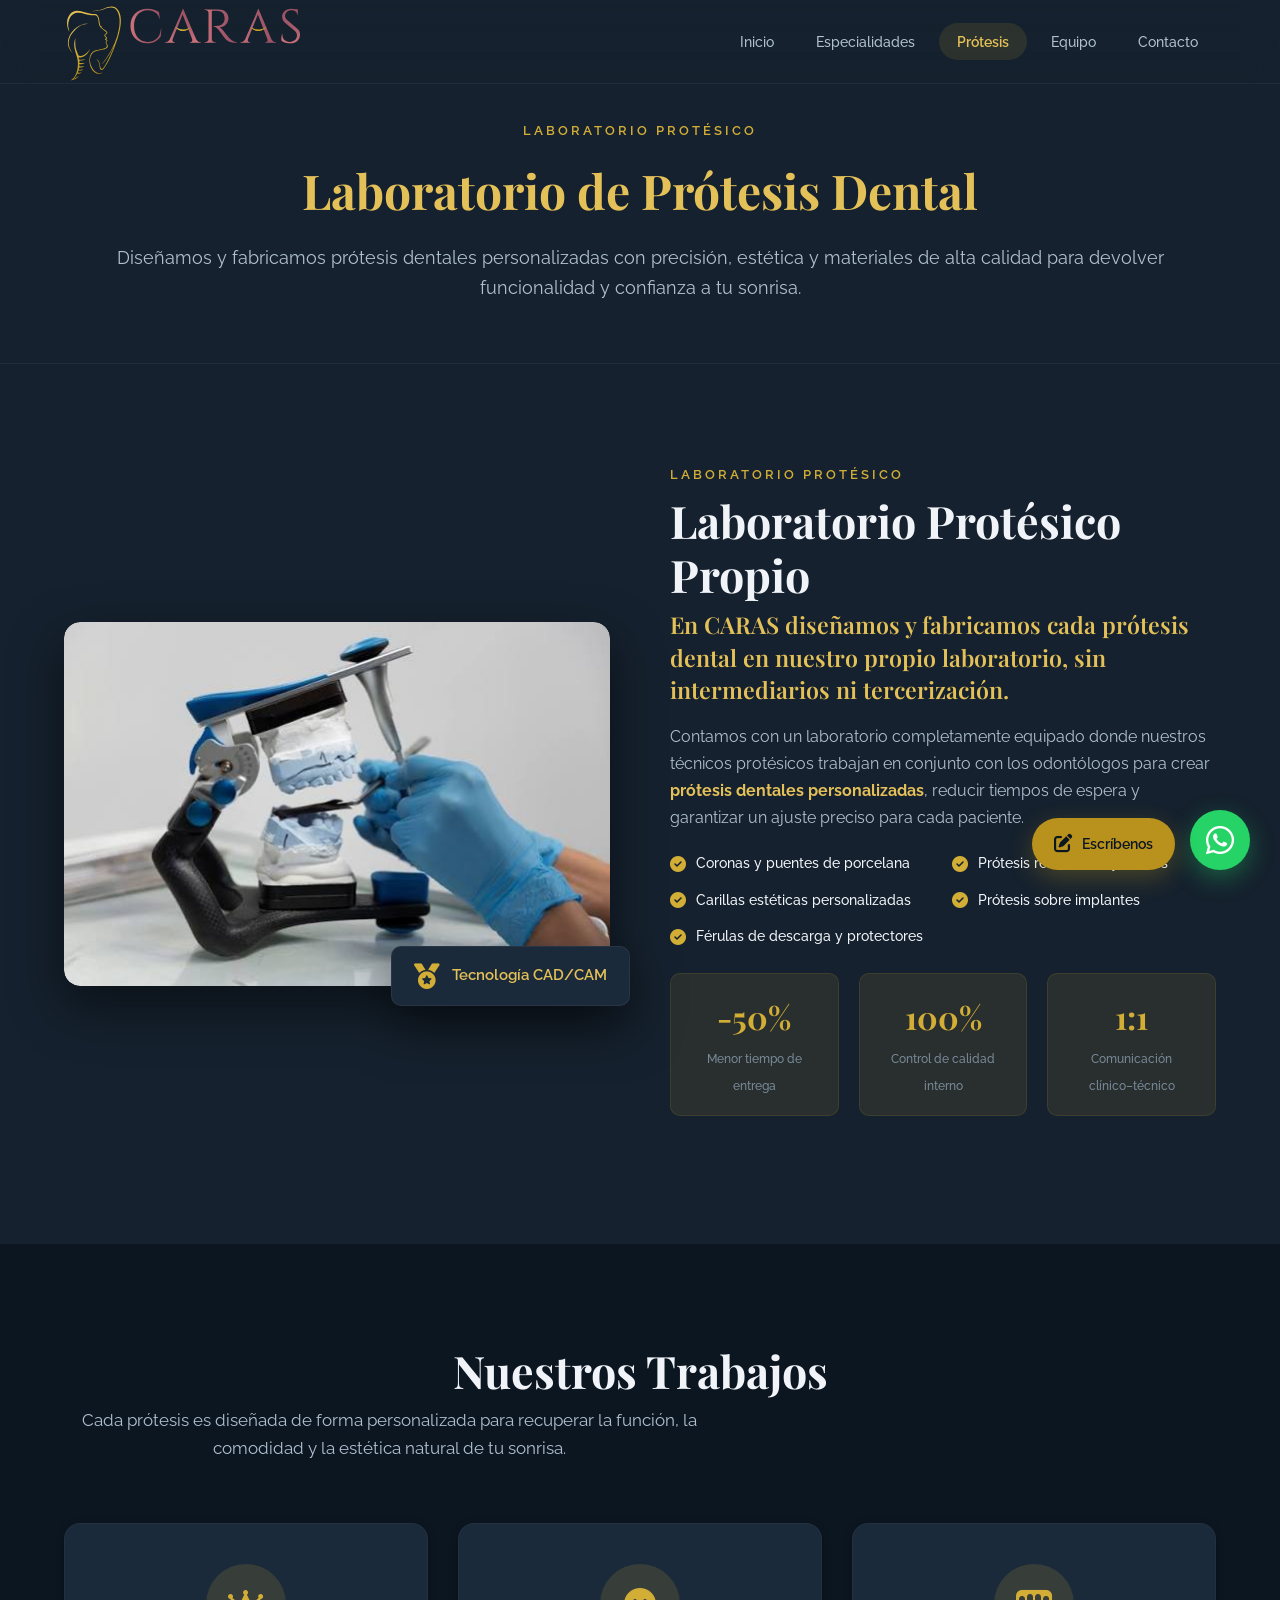
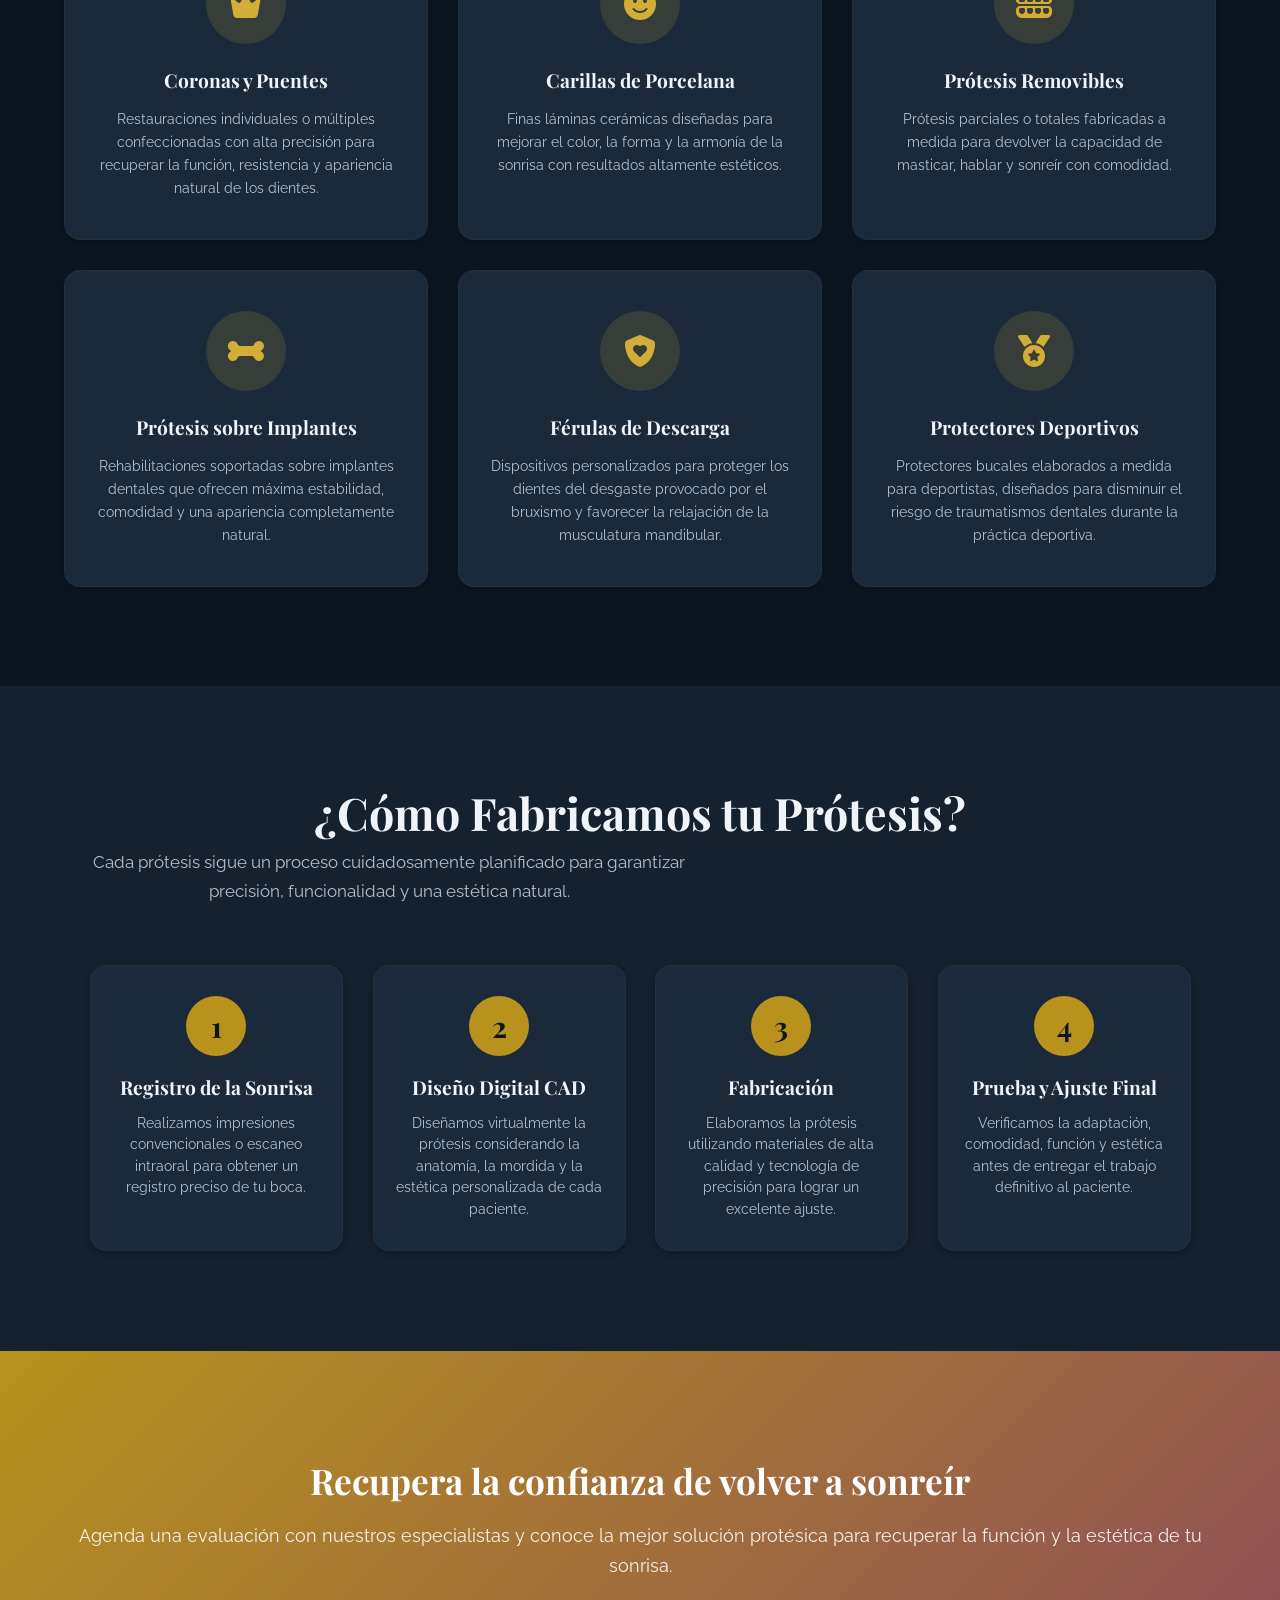
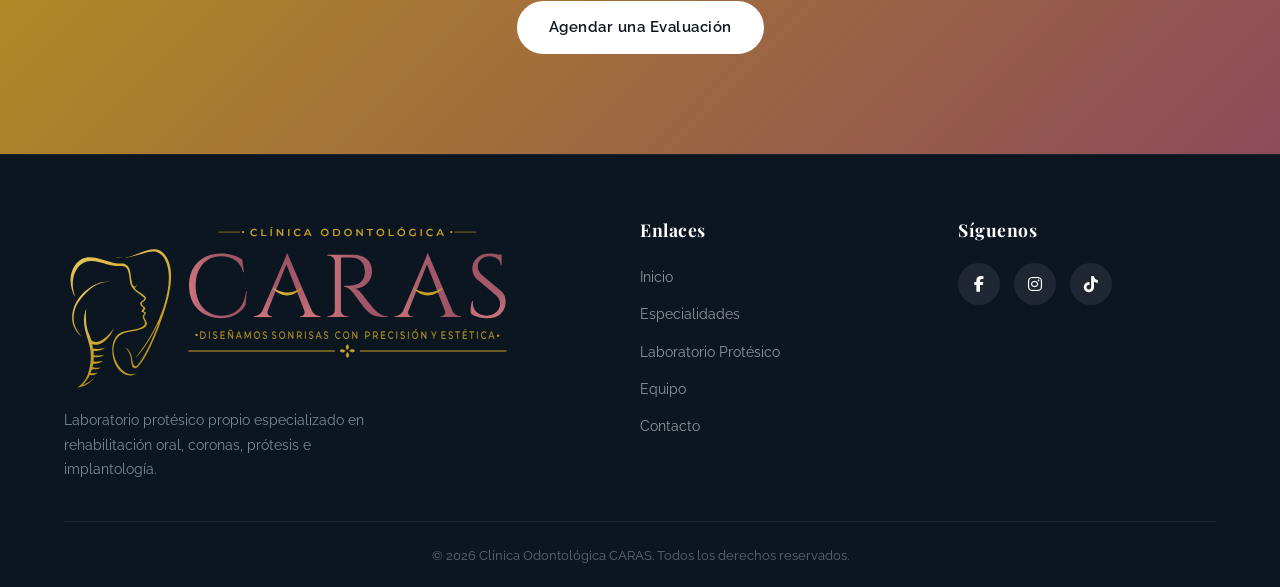
<file: protesis.html>
<!doctype html>
<html lang="es">

<head>

    <meta charset="UTF-8">

    <meta name="viewport"
          content="width=device-width, initial-scale=1.0">

    <title>
        Laboratorio Protésico | Clínica Odontológica CARAS
    </title>

    <link rel="stylesheet" href="styles.css">

    <link rel="preconnect"
          href="https://fonts.googleapis.com">

    <link rel="preconnect"
          href="https://fonts.gstatic.com"
          crossorigin>

    <link href="https://fonts.googleapis.com/css2?family=Playfair+Display:wght@400;500;600;700&family=Raleway:wght@300;400;500;600;700&display=swap"
          rel="stylesheet">

    <link rel="stylesheet"
          href="https://cdnjs.cloudflare.com/ajax/libs/font-awesome/6.4.0/css/all.min.css">

</head>

<body>

<header class="header" id="header">

    <nav class="navbar contenedor"
         aria-label="Navegación principal">

        <a href="index.html"
           class="logo-enlace"
           aria-label="Ir al inicio"
           title="Clínica CARAS">

            <img
                src="logo.svg"
                alt="Logo Clínica CARAS"
                class="logo-img">

        </a>

        <ul class="nav-menu"
            id="navMenu">

            <li>
                <a href="index.html"
                   class="nav-link">
                    Inicio
                </a>
            </li>

            <li>
                <a href="index.html#especialidades"
                   class="nav-link">
                    Especialidades
                </a>
            </li>

            <li>
                <a href="protesis.html"
                   class="nav-link activo"
                   aria-current="page">
                    Prótesis
                </a>
            </li>

            <li>
                <a href="index.html#equipo"
                   class="nav-link">
                    Equipo
                </a>
            </li>

            <li>
                <a href="index.html#contacto"
                   class="nav-link">
                    Contacto
                </a>
            </li>

        </ul>

        <button
            class="hamburguesa"
            id="hamburguesa"
            aria-label="Abrir menú"
            aria-controls="navMenu"
            aria-expanded="false">

            <span class="barra"></span>
            <span class="barra"></span>
            <span class="barra"></span>

        </button>

    </nav>

</header>

<main>
     <!-- ==================== BANNER INTERNO ==================== -->

<section class="page-banner">

    <div class="contenedor">

        <p class="section-label">
            Laboratorio Protésico
        </p>

        <h1 class="page-banner-titulo">
            Laboratorio de Prótesis Dental
        </h1>

        <p class="page-banner-descripcion">
            Diseñamos y fabricamos prótesis dentales personalizadas con precisión,
            estética y materiales de alta calidad para devolver funcionalidad y
            confianza a tu sonrisa.
        </p>

    </div>

</section>

      <!-- ==================== LABORATORIO PROTÉSICO PROPIO ==================== -->
<section class="protesis">

    <div class="protesis-container">

        <!-- Imagen -->
        <div class="protesis-image" data-aos="fade-right">

            <div class="image-wrapper">

                <!-- Reemplazar este placeholder por una fotografía real del laboratorio -->
                <div class="image-wrapper">

                    <!-- Aquí irá la fotografía del laboratorio -->
   <div class="image-wrapper">
    <img
        src="IMG/laboratorio.jpg"
        alt="Laboratorio protésico de Clínica CARAS"
        loading="lazy"
        decoding="async">
</div>

                </div>

            </div>

            <div class="floating-card">

                <i class="fa-solid fa-medal"></i>

                <span>Tecnología CAD/CAM</span>

            </div>

        </div>

        <!-- Contenido -->
        <div class="protesis-content" data-aos="fade-left">

            <p class="section-label">
                Laboratorio Protésico
            </p>

            <h2 class="section-titulo">
                Laboratorio Protésico Propio
            </h2>

            <p class="protesis-highlight">
                En CARAS diseñamos y fabricamos cada prótesis dental en nuestro
                propio laboratorio, sin intermediarios ni tercerización.
            </p>

            <p class="protesis-text">
                Contamos con un laboratorio completamente equipado donde nuestros
                técnicos protésicos trabajan en conjunto con los odontólogos para
                crear <strong>prótesis dentales personalizadas</strong>, reducir
                tiempos de espera y garantizar un ajuste preciso para cada paciente.
            </p>

            <ul class="protesis-list">

                <li>
                    <i class="fa-solid fa-check-circle"></i>
                    Coronas y puentes de porcelana
                </li>

                <li>
                    <i class="fa-solid fa-check-circle"></i>
                    Prótesis removibles y totales
                </li>

                <li>
                    <i class="fa-solid fa-check-circle"></i>
                    Carillas estéticas personalizadas
                </li>

                <li>
                    <i class="fa-solid fa-check-circle"></i>
                    Prótesis sobre implantes
                </li>

                <li>
                    <i class="fa-solid fa-check-circle"></i>
                    Férulas de descarga y protectores
                </li>

            </ul>

            <div class="protesis-ventajas">

                <div class="ventaja-item">

                    <span class="ventaja-num">
                        -50%
                    </span>

                    <span class="ventaja-text">
                        Menor tiempo de entrega
                    </span>

                </div>

                <div class="ventaja-item">

                    <span class="ventaja-num">
                        100%
                    </span>

                    <span class="ventaja-text">
                        Control de calidad interno
                    </span>

                </div>

                <div class="ventaja-item">

                    <span class="ventaja-num">
                        1:1
                    </span>

                    <span class="ventaja-text">
                        Comunicación clínico–técnico
                    </span>

                </div>

            </div>

        </div>

    </div>

</section>

      <!-- ==================== NUESTROS TRABAJOS ==================== -->
<section class="obra-tecnico">

    <div class="contenedor">

        <div class="section-header">

            <h2 class="section-titulo">
                Nuestros Trabajos
            </h2>

            <p class="section-descripcion">
                Cada prótesis es diseñada de forma personalizada para recuperar la
                función, la comodidad y la estética natural de tu sonrisa.
            </p>

        </div>

        <div class="obra-grid">

            <!-- Coronas -->
            <article class="obra-card" data-aos="fade-up">

                <div class="obra-icon">
                    <i class="fa-solid fa-crown"></i>
                </div>

                <h3>Coronas y Puentes</h3>

                <p>
                    Restauraciones individuales o múltiples confeccionadas con alta
                    precisión para recuperar la función, resistencia y apariencia
                    natural de los dientes.
                </p>

            </article>

            <!-- Carillas -->
            <article class="obra-card" data-aos="fade-up" data-aos-delay="100">

                <div class="obra-icon">
                    <i class="fa-solid fa-face-smile"></i>
                </div>

                <h3>Carillas de Porcelana</h3>

                <p>
                    Finas láminas cerámicas diseñadas para mejorar el color, la forma
                    y la armonía de la sonrisa con resultados altamente estéticos.
                </p>

            </article>

            <!-- Removibles -->
            <article class="obra-card" data-aos="fade-up" data-aos-delay="200">

                <div class="obra-icon">
                    <i class="fa-solid fa-teeth-open"></i>
                </div>

                <h3>Prótesis Removibles</h3>

                <p>
                    Prótesis parciales o totales fabricadas a medida para devolver la
                    capacidad de masticar, hablar y sonreír con comodidad.
                </p>

            </article>

            <!-- Implantes -->
            <article class="obra-card" data-aos="fade-up">

                <div class="obra-icon">
                    <i class="fa-solid fa-bone"></i>
                </div>

                <h3>Prótesis sobre Implantes</h3>

                <p>
                    Rehabilitaciones soportadas sobre implantes dentales que ofrecen
                    máxima estabilidad, comodidad y una apariencia completamente
                    natural.
                </p>

            </article>

            <!-- Bruxismo -->
            <article class="obra-card" data-aos="fade-up" data-aos-delay="100">

                <div class="obra-icon">
                    <i class="fa-solid fa-shield-heart"></i>
                </div>

                <h3>Férulas de Descarga</h3>

                <p>
                    Dispositivos personalizados para proteger los dientes del
                    desgaste provocado por el bruxismo y favorecer la relajación de
                    la musculatura mandibular.
                </p>

            </article>

            <!-- Deportivos -->
            <article class="obra-card" data-aos="fade-up" data-aos-delay="200">

                <div class="obra-icon">
                    <i class="fa-solid fa-medal"></i>
                </div>

                <h3>Protectores Deportivos</h3>

                <p>
                    Protectores bucales elaborados a medida para deportistas,
                    diseñados para disminuir el riesgo de traumatismos dentales
                    durante la práctica deportiva.
                </p>

            </article>

        </div>

    </div>

</section>

      <!-- ==================== PROCESO DE FABRICACIÓN ==================== -->
<section class="proceso">

    <div class="contenedor">

        <div class="section-header">

            <h2 class="section-titulo">
                ¿Cómo Fabricamos tu Prótesis?
            </h2>

            <p class="section-descripcion">
                Cada prótesis sigue un proceso cuidadosamente planificado para
                garantizar precisión, funcionalidad y una estética natural.
            </p>

        </div>

        <div class="proceso-grid">

            <!-- Paso 1 -->
            <article class="proceso-card" data-aos="zoom-in">

                <div class="proceso-num">1</div>

                <h3>Registro de la Sonrisa</h3>

                <p>
                    Realizamos impresiones convencionales o escaneo intraoral para
                    obtener un registro preciso de tu boca.
                </p>

            </article>

            <!-- Paso 2 -->
            <article class="proceso-card"
                     data-aos="zoom-in"
                     data-aos-delay="100">

                <div class="proceso-num">2</div>

                <h3>Diseño Digital CAD</h3>

                <p>
                    Diseñamos virtualmente la prótesis considerando la anatomía,
                    la mordida y la estética personalizada de cada paciente.
                </p>

            </article>

            <!-- Paso 3 -->
            <article class="proceso-card"
                     data-aos="zoom-in"
                     data-aos-delay="200">

                <div class="proceso-num">3</div>

                <h3>Fabricación</h3>

                <p>
                    Elaboramos la prótesis utilizando materiales de alta calidad y
                    tecnología de precisión para lograr un excelente ajuste.
                </p>

            </article>

            <!-- Paso 4 -->
            <article class="proceso-card"
                     data-aos="zoom-in"
                     data-aos-delay="300">

                <div class="proceso-num">4</div>

                <h3>Prueba y Ajuste Final</h3>

                <p>
                    Verificamos la adaptación, comodidad, función y estética antes
                    de entregar el trabajo definitivo al paciente.
                </p>

            </article>

        </div>

    </div>

</section>

       <!-- ==================== CTA FINAL ==================== -->
<section class="cta-final">

    <div class="contenedor">

        <h2>
            Recupera la confianza de volver a sonreír
        </h2>

        <p>
            Agenda una evaluación con nuestros especialistas y conoce la mejor
            solución protésica para recuperar la función y la estética de tu
            sonrisa.
        </p>

        <button
            class="btn btn-primary"
            id="btnCtaProtesis">

            Agendar una Evaluación

        </button>

    </div>

</section>

   <!-- ==================== FOOTER ==================== -->
<footer class="footer">

    <div class="contenedor footer-grid">

        <!-- Logo -->
        <div class="footer-logo">

            <img
                src="pie-pagina.svg"
                alt="Logo de Clínica Odontológica CARAS"
                class="logo-img-footer">

            <p>
                Laboratorio protésico propio especializado en rehabilitación oral,
                coronas, prótesis e implantología.
            </p>

        </div>

        <!-- Navegación -->
        <nav
            class="footer-enlaces"
            aria-label="Navegación secundaria">

            <h4>Enlaces</h4>

            <ul>

                <li><a href="index.html">Inicio</a></li>

                <li>
                    <a href="index.html#especialidades">
                        Especialidades
                    </a>
                </li>

                <li>
                    <a href="protesis.html">
                        Laboratorio Protésico
                    </a>
                </li>

                <li>
                    <a href="index.html#equipo">
                        Equipo
                    </a>
                </li>

                <li>
                    <a href="index.html#contacto">
                        Contacto
                    </a>
                </li>

            </ul>

        </nav>

        <!-- Redes -->
        <div class="footer-redes">

            <h4>Síguenos</h4>

            <div class="redes-iconos">

                <a
                    href="javascript:void(0);"
                    aria-label="Facebook">

                    <i class="fa-brands fa-facebook-f"></i>

                </a>

                <a
                    href="javascript:void(0);"
                    aria-label="Instagram">

                    <i class="fa-brands fa-instagram"></i>

                </a>

                <a
                    href="javascript:void(0);"
                    aria-label="TikTok">

                    <i class="fa-brands fa-tiktok"></i>

                </a>

            </div>

        </div>

    </div>

    <div class="footer-copy">

        <p>
            &copy; 2026 Clínica Odontológica CARAS.
            Todos los derechos reservados.
        </p>

    </div>

</footer>

<!-- ==================== MODAL ==================== -->

<div
    class="modal"
    id="modalFormulario"
    role="dialog"
    aria-modal="true"
    aria-labelledby="tituloModal"
    aria-hidden="true">

    <div class="modal-contenido">

        <button
            class="modal-cerrar"
            id="modalCerrar"
            type="button"
            aria-label="Cerrar formulario">

            &times;

        </button>

        <h3 id="tituloModal">
            Solicita una evaluación protésica
        </h3>

        <form
            class="contacto-form"
            id="formModal"
            action="enviar.php"
            method="POST">

            <div class="form-group">

                <input
                    type="text"
                    name="nombre"
                    placeholder="Nombre completo"
                    autocomplete="name"
                    required>

            </div>

            <div class="form-group">

                <input
                    type="email"
                    name="email"
                    placeholder="Correo electrónico"
                    autocomplete="email"
                    required>

            </div>

            <div class="form-group">

                <input
                    type="tel"
                    name="telefono"
                    placeholder="Teléfono"
                    autocomplete="tel"
                    required>

            </div>

            <!-- Especialidad fija -->

            <input
                type="hidden"
                name="especialidad"
                value="Prótesis Dental">

            <div class="form-group">

                <textarea
                    name="mensaje"
                    rows="4"
                    placeholder="Cuéntanos qué tipo de prótesis necesitas o cuál es tu consulta."
                    autocomplete="off"></textarea>

            </div>

            <button
                type="submit"
                class="btn btn-primary btn-block">

                Solicitar Evaluación

            </button>

        </form>

    </div>

</div>

<!-- ==================== WHATSAPP ==================== -->

<a
    href="https://wa.me/51963762970?text=Hola%2C%20quisiera%20recibir%20información%20sobre%20prótesis%20dentales."
    class="whatsapp-flotante"
    target="_blank"
    rel="noopener noreferrer"
    aria-label="Chatear por WhatsApp">

    <i class="fa-brands fa-whatsapp"></i>

</a>

<!-- ==================== BOTÓN ESCRÍBENOS ==================== -->

<button
    class="btn-flotante-escribenos"
    id="btnEscribenosFlotante"
    type="button"
    aria-label="Abrir formulario de contacto">

    <i class="fa-solid fa-pen-to-square"></i>

    <span>
        Escríbenos
    </span>

</button>

<script src="script.js"></script>

</body>

</html>
</file>
<file: styles.css>
/* ============================================================
   VARIABLES – PALETA CARAS
   ============================================================ */
:root {
  /* ---- Gold tones ---- */
  --gold-light: #e4c058;
  --gold: #d3ae36;
  --gold-dark: #b8921c;

  /* ---- Rose tones ---- */
  --rose-light: #cd737b;
  --rose: #a55b6c;
  --rose-dark: #8c4b5a;

  /* ---- Backgrounds & surfaces ---- */
  --bg-dark: #0c1621;
  --bg-surface: #15212e;
  --bg-card: #1b2a3a;
  --bg-input: #1e2d3d;

  /* ---- Text & typography ---- */
  --white: #ffffff;
  --text-primary: #f0f3f7;
  --text-secondary: #b0c0d0;
  --text-muted: #7a8a9a;
  --font-display: "Playfair Display", Georgia, serif;
  --font-body: "Raleway", "Helvetica Neue", sans-serif;

  /* ---- Visual effects ---- */
  --shadow-sm: 0 2px 8px rgba(0, 0, 0, 0.3);
  --shadow-md: 0 8px 30px rgba(0, 0, 0, 0.4);
  --shadow-lg: 0 20px 50px rgba(0, 0, 0, 0.5);
  --radius: 16px;
  --radius-sm: 10px;
  --transition: 0.35s cubic-bezier(0.25, 0.8, 0.25, 1.2);
  --transition-smooth: 0.45s cubic-bezier(0.25, 0.46, 0.45, 0.94);

  /* ---- Borders ---- */
  --border-color: rgba(255, 255, 255, 0.05);

  /* ---- Overlay ---- */
  --overlay-dark: rgba(12, 22, 33, 0.75);

  /* ---- Status ---- */
  --success: var(--gold-dark);
  --error: var(--rose);

  /* ---- Spacing ---- */
  --space-xs: 8px;
  --space-sm: 12px;
  --space-md: 20px;
  --space-lg: 40px;
  --space-xl: 60px;
}

/* ============================================================
   RESET & BASE STYLES
   ============================================================ */

*,
*::before,
*::after{
    margin:0;
    padding:0;
    box-sizing:border-box;
}

html{
    font-size:16px;
    scroll-behavior:smooth;
    scroll-padding-top:80px;
}

body{
    font-family:var(--font-body);
    background:var(--bg-dark);
    color:var(--text-primary);
    line-height:1.7;
    overflow-x:hidden;
    -webkit-font-smoothing:antialiased;
}

a{
    color:inherit;
    text-decoration:none;
    transition:var(--transition);
}

ul{
    list-style:none;
}

img,
svg{
    display:block;
    max-width:100%;
}

button,
input,
textarea,
select{
    font:inherit;
}

/* ===== LOGO ===== */

.logo-enlace{
    display:flex;
    align-items:center;
    justify-content:flex-start;
    flex-shrink:0;

    width:clamp(150px,22vw,240px);
    height:auto;
}

.logo-img{
    width:100%;
    max-width:240px;
    height:auto;
    display:block;

    transition:opacity var(--transition);
}

.logo-enlace:hover .logo-img{
    opacity:.85;
}

/* ============================================================
   BUTTONS
   ============================================================ */
.btn {
display:inline-block;
padding:14px 32px;
border:none;
border-radius:50px;
font-family:var(--font-body);
font-size:.95rem;
font-weight:600;
letter-spacing:.5px;
text-align:center;
cursor:pointer;
transition:var(--transition);
}
.btn:focus-visible{
outline:2px solid var(--gold-light);
outline-offset:4px;
}
.btn:active{
transform:translateY(0);
}

.btn:disabled{
opacity:.5;
cursor:not-allowed;
transform:none;
}
.btn-primary {
  background: var(--gold-dark);
  color: var(--bg-dark);
  box-shadow: 0 6px 20px rgba(184, 146, 28, 0.35);
}
.btn-primary:hover {
  background: var(--gold);
  box-shadow: 0 10px 28px rgba(211, 174, 54, 0.45);
  transform: translateY(-3px);
}
.btn-outline {
  background: transparent;
  color: var(--gold-light);
  border: 2px solid var(--gold-light);
}
.btn-outline:hover {
  background: var(--gold-light);
  color: var(--bg-dark);
  border-color: var(--gold-light);
  transform: translateY(-3px);
}

.btn-header {
  background: var(--gold-dark);
  color: var(--bg-dark);
  padding: 10px 22px;
  font-size: 0.85rem;
  border-radius: 50px;
  font-weight: 600;
  box-shadow: 0 4px 14px rgba(184, 146, 28, 0.4);
}
.btn-header:hover {
  background: var(--gold);
  box-shadow: 0 6px 20px rgba(211, 174, 54, 0.5);
  transform: translateY(-2px);
}

.btn-block {
  width: 100%;
}

/* ============================================================
   SECTION LABELS & HEADERS
   ============================================================ */
.section-label{
font-family:var(--font-body);
text-transform:uppercase;
letter-spacing:3px;
font-size:.8rem;
font-weight:600;
color:var(--gold);
margin-bottom:var(--space-xs);
}

.section-titulo{
font-family:var(--font-display);
font-size:clamp(1.8rem,4vw,2.8rem);
font-weight:700;
line-height:1.2;
color:var(--text-primary);
margin-bottom:var(--space-xs);
}

.section-descripcion{
max-width:650px;
font-size:1.05rem;
color:var(--text-secondary);
margin-bottom:40px;
}

.section-header{
text-align:center;
margin-bottom:60px;
}

/* ============================================================
   HEADER (fixed navigation)
   ============================================================ */
.header{
position:fixed;
top:0;
left:0;
width:100%;
z-index:1000;
background:var(--header-bg);
border-bottom:1px solid var(--border-color);
transition:
background var(--transition-smooth),
box-shadow var(--transition-smooth);
backdrop-filter:blur(16px);
-webkit-backdrop-filter:blur(16px);
}

.header.scrolled{
background:var(--header-bg-scroll);
box-shadow:var(--shadow-md);
}

.navbar{
display:flex;
justify-content:space-between;
align-items:center;
height:var(--header-height);
max-width:1400px;
padding:0 5%;
margin:auto;
}

/* ===== MENU ===== */

.nav-menu{
    display:flex;
    align-items:center;
    gap:6px;
}

.nav-link{
    padding:10px 18px;
    border-radius:50px;

    color:var(--text-secondary);

    font-size:.9rem;
    font-weight:500;

    transition:
        background .25s ease,
        color .25s ease;
}

.nav-link:hover{
    color:var(--gold-light);
    background:rgba(211,174,54,.10);
}

.nav-link.activo{
    color:var(--gold-light);
    background:rgba(211,174,54,.12);
    font-weight:600;
}

.nav-link:focus-visible{
    outline:2px solid var(--gold-light);
    outline-offset:3px;
}

/* ===== HAMBURGER ===== */

.hamburguesa{
    display:none;
    flex-direction:column;
    justify-content:center;
    gap:5px;

    background:none;
    border:none;
    cursor:pointer;

    padding:8px;

    z-index:1001;
}

.barra{
    width:28px;
    height:3px;

    background:var(--gold-light);

    border-radius:3px;

    transform-origin:center;

    transition:
        transform .35s ease,
        opacity .25s ease,
        background-color .25s ease;
}

.hamburguesa:hover .barra{
    background:var(--gold);
}

.hamburguesa:focus-visible{
    outline:2px solid var(--gold);
    outline-offset:4px;
}

/* Estado abierto */

.hamburguesa.activo .barra:nth-child(1){
    transform:rotate(45deg) translate(5px,6px);
}

.hamburguesa.activo .barra:nth-child(2){
    opacity:0;
}

.hamburguesa.activo .barra:nth-child(3){
    transform:rotate(-45deg) translate(5px,-6px);
}

/* ============================================================
   HERO
   ============================================================ */

.hero {
    position: relative;
    isolation: isolate;

    display: flex;
    align-items: center;
    justify-content: center;

    min-height: 100vh;
    padding: 10px 5% 60px;

    text-align: center;

    background:
        radial-gradient(
            ellipse at 50% 40%,
            var(--bg-card) 0%,
            var(--bg-dark) 70%
        );

    overflow: hidden;
}

/* Oscurece suavemente los bordes */
.hero-overlay {
    position: absolute;
    inset: 0;

    background:
        radial-gradient(
            circle at center,
            transparent 40%,
            rgba(12,22,33,.85) 100%
        );

    pointer-events: none;
    z-index: 1;
}

/* Contenedor de partículas */
.hero-particles {
    position: absolute;
    inset: 0;

    pointer-events: none;
    z-index: 2;
}

/* Partículas */
.particle {
    position: absolute;

    border-radius: 50%;
    background: var(--gold-light);

    animation: floatUp linear infinite;
}

@keyframes floatUp {

    0%{
        transform:translateY(100vh) scale(0);
        opacity:0;
    }

    10%{
        opacity:.25;
    }

    90%{
        opacity:.25;
    }

    100%{
        transform:translateY(-10vh) scale(1.3);
        opacity:0;
    }

}

/* Contenido */
.hero-content {
    position: relative;
    z-index: 3;

    width: 100%;
    max-width: 800px;
}

/* Bienvenidos a */
.hero-subtitulo {
    margin-bottom: 12px;

    color: var(--gold-light);

    font-size: 1.1rem;
    font-weight: 400;

    text-transform: uppercase;
    letter-spacing: .35em;
}

/* CARAS */
.hero-titulo {
    margin-bottom: 8px;

    color: var(--rose);

    font-family: var(--font-display);
    font-size: clamp(3.8rem, 10vw, 7rem);
    font-weight: 700;

    line-height: 1;
    letter-spacing: .17em;

    text-shadow: 0 4px 30px rgba(0,0,0,.5);
}

/* Clínica Odontológica */
.hero-tagline {
    margin-bottom: 20px;

    color: var(--gold-light);

    font-family: var(--font-display);
    font-size: 1.6rem;
    font-style: italic;
}

/* Texto */
.hero-descripcion {
    margin: 0 auto 36px;

    max-width: 650px;

    color: var(--text-secondary);

    font-size: 1.1rem;
    line-height: 1.8;
}

/* Respeta usuarios que prefieren menos animaciones */
@media (prefers-reduced-motion: reduce) {

    .particle{
        animation:none;
    }

}
/* ============================================================
   SCROLL INDICATOR
   ============================================================ */

.scroll-indicador {
    position: absolute;
    left: 50%;
    bottom: 35px;
    transform: translateX(-50%);
    z-index: 5;

    display: flex;
    flex-direction: column;
    align-items: center;
    gap: 10px;

    opacity: .75;
    transition: opacity .3s ease;
    user-select: none;
    pointer-events: none;
}

.hero:hover .scroll-indicador {
    opacity: 1;
}

/* ---------- Mouse ---------- */

.scroll-mouse {
    width: 28px;
    height: 46px;

    border: 2px solid var(--gold-light);
    border-radius: 20px;

    position: relative;
}

.scroll-wheel {
    position: absolute;
    left: 50%;
    top: 8px;

    width: 4px;
    height: 8px;

    border-radius: 999px;
    background: var(--gold-light);

    transform: translateX(-50%);

    animation: scrollWheel 1.8s ease-in-out infinite;
}

@keyframes scrollWheel {

    0% {
        opacity: 1;
        transform: translate(-50%,0);
    }

    70% {
        opacity: 0;
        transform: translate(-50%,16px);
    }

    100% {
        opacity: 0;
        transform: translate(-50%,16px);
    }

}

/* ---------- Flechas ---------- */

.scroll-chevrons {
    display: flex;
    flex-direction: column;
    align-items: center;
    gap: -2px;
}

.scroll-chevrons i {
    color: var(--gold-light);
    font-size: .75rem;
    line-height: .65;

    animation: chevronBounce 1.8s ease-in-out infinite;
}

.scroll-chevrons i:last-child {
    animation-delay: .2s;
}

@keyframes chevronBounce {

    0%,
    100% {
        opacity: .25;
        transform: translateY(0);
    }

    50% {
        opacity: 1;
        transform: translateY(5px);
    }

}

/* ============================================================
   SPECIALTIES GRID
   ============================================================ */

.especialidades {
    padding: 60px 5%;
    background: var(--bg-dark);
}

.especialidades-grid {
    max-width: 1300px;
    margin: 0 auto;
    display: grid;
    grid-template-columns: repeat(auto-fit, minmax(250px, 1fr));
    gap: 28px;
}

/* ---------- Tarjeta ---------- */

.especialidad-card {
    position: relative;
    min-height: 320px;
    overflow: hidden;
    cursor: pointer;

    background: var(--bg-card);
    border: 1px solid rgba(255,255,255,.04);
    border-radius: var(--radius);

    box-shadow: var(--shadow-sm);

    transition:
        transform .35s ease,
        box-shadow .35s ease,
        border-color .35s ease;
}

.especialidad-card:hover {
    transform: translateY(-8px);
    border-color: rgba(211,174,54,.25);
    box-shadow: var(--shadow-lg);
}

/* ---------- Línea superior ---------- */

.especialidad-card::before{
    content:"";
    position:absolute;
    inset:0 0 auto 0;
    height:3px;

    background:linear-gradient(
        90deg,
        var(--gold-dark),
        var(--rose)
    );

    transform:scaleX(0);
    transform-origin:left;

    transition:transform .45s ease;

    z-index:5;
}

.especialidad-card:hover::before{
    transform:scaleX(1);
}

/* ---------- Imagen ---------- */

.card-image{
    position:absolute;
    inset:0;
    z-index:1;
}

.card-image img{
    width:100%;
    height:100%;
    display:block;
    object-fit:cover;

    transition:transform .6s ease;
}

.especialidad-card:hover .card-image img{
    transform:scale(1.08);
}

/* ---------- Oscurecedor ---------- */

.card-overlay{
    position:absolute;
    inset:0;
    z-index:2;

    background:linear-gradient(
        to top,
        rgba(12,22,33,.92) 5%,
        rgba(12,22,33,.60) 55%,
        rgba(12,22,33,.25) 100%
    );

    transition:background .35s ease;
}

.especialidad-card:hover .card-overlay{
    background:rgba(12,22,33,.82);
}

/* ---------- Contenido ---------- */

.card-content{
    position:relative;
    z-index:3;

    min-height:320px;

    display:flex;
    flex-direction:column;
    justify-content:flex-end;
    align-items:center;

    padding:30px 24px;

    text-align:center;
}

/* ---------- Icono ---------- */

.card-icon{
    width:70px;
    height:70px;

    display:flex;
    align-items:center;
    justify-content:center;

    margin-bottom:20px;

    border-radius:50%;

    background:rgba(211,174,54,.15);

    color:var(--gold);

    font-size:1.8rem;

    transition:
        background .3s,
        color .3s,
        transform .3s;
}

.especialidad-card:hover .card-icon{
    background:var(--gold-dark);
    color:var(--bg-dark);
    transform:scale(1.08);
}

/* ---------- Texto ---------- */

.card-content h3{
    font-family:var(--font-display);
    font-size:1.3rem;
    color:var(--text-primary);

    margin-bottom:0;

    transition:
        color .35s,
        transform .35s,
        margin-bottom .35s;
}

.card-content p{
    max-height:0;

    overflow:hidden;

    opacity:0;

    margin:0;

    color:var(--text-secondary);

    font-size:.95rem;

    line-height:1.6;

    transform:translateY(18px);

    transition:
        opacity .35s,
        transform .35s,
        max-height .35s;
}

/* Solo dispositivos con mouse */

@media (hover:hover){

    .especialidad-card:hover .card-content h3{
        color:var(--gold);
        margin-bottom:12px;
        transform:translateY(-4px);
    }

    .especialidad-card:hover .card-content p{
        opacity:1;
        max-height:140px;
        transform:translateY(0);
    }

}

/* ============================================================
   PROTHESIS SECTION
   ============================================================ */

.protesis {
    padding: 100px 5%;
    background: var(--bg-surface);
}

.protesis-container {
    max-width: 1300px;
    margin: 0 auto;

    display: grid;
    grid-template-columns: 1fr 1fr;
    gap: 60px;
    align-items: center;
}

/* ---------- Imagen ---------- */

.protesis-image {
    position: relative;
}

.image-wrapper {
    overflow: hidden;
    border-radius: var(--radius);
    box-shadow: var(--shadow-lg);
}

.image-placeholder {
    aspect-ratio: 4 / 3;
    min-height: 340px;

    display: flex;
    flex-direction: column;
    justify-content: center;
    align-items: center;
    gap: 16px;

    background: linear-gradient(
        145deg,
        var(--gold-dark),
        var(--rose-dark)
    );

    color: var(--white);
    font-size: 5rem;

    transition: var(--transition-smooth);
}

.image-placeholder span {
    font-family: var(--font-display);
    font-size: 1.4rem;
    font-weight: 600;
    letter-spacing: 4px;
}

/* ---------- Tarjeta flotante ---------- */

.floating-card {
    position: absolute;
    bottom: -20px;
    right: -20px;

    display: flex;
    align-items: center;
    gap: 12px;

    padding: 16px 22px;

    background: var(--bg-card);
    border-radius: var(--radius-sm);
    border: 1px solid rgba(255,255,255,.05);

    box-shadow: var(--shadow-lg);

    color: var(--gold-light);
    font-size: .95rem;
    font-weight: 600;

    animation: floatCard 3s ease-in-out infinite;
}

.floating-card i {
    color: var(--gold);
    font-size: 1.6rem;
}

@keyframes floatCard {
    0%,100% {
        transform: translateY(0);
    }

    50% {
        transform: translateY(-8px);
    }
}

/* ---------- Contenido ---------- */

.protesis-highlight {
    font-family: var(--font-display);
    font-size: clamp(1.2rem, 2vw, 1.45rem);
    font-weight: 600;
    line-height: 1.4;

    color: var(--gold-light);

    margin-bottom: 16px;
}

.protesis-text {
    color: var(--text-secondary);
    font-size: 1rem;
    margin-bottom: 20px;
}

.protesis-text strong {
    color: var(--gold-light);
}

/* ---------- Lista ---------- */

.protesis-list {
    display: grid;
    grid-template-columns: 1fr 1fr;

    row-gap: 12px;
    column-gap: 18px;

    margin-bottom: 24px;

    list-style: none;
}

.protesis-list li {
    display: flex;
    align-items: center;
    gap: 10px;

    color: var(--text-primary);
    font-size: .9rem;
    font-weight: 500;
}

.protesis-list i {
    color: var(--gold);
    font-size: 1rem;
}

/* ---------- Ventajas ---------- */

.protesis-ventajas {
    display: flex;
    flex-wrap: wrap;
    gap: 20px;

    margin-bottom: 28px;
}

.ventaja-item {
    flex: 1;
    min-width: 100px;

    text-align: center;

    padding: 16px 20px;

    background: rgba(211,174,54,.10);
    border: 1px solid rgba(211,174,54,.12);
    border-radius: var(--radius-sm);

    transition:
        transform .3s ease,
        background .3s ease,
        border-color .3s ease;
}

.ventaja-item:hover {
    transform: translateY(-4px);

    background: rgba(211,174,54,.15);

    border-color: rgba(211,174,54,.25);
}

.ventaja-num {
    display: block;

    font-family: var(--font-display);
    font-size: 2rem;
    font-weight: 700;

    color: var(--gold);
}

.ventaja-text {
    font-size: .75rem;
    font-weight: 500;

    color: var(--text-muted);
}
/* ============================================================
   TEAM SECTION
   ============================================================ */

.equipo {
    padding: 110px 5%;
    background: var(--bg-dark);
}

.equipo-grid {
    display: grid;
    grid-template-columns: repeat(auto-fit, minmax(250px, 1fr));
    gap: 80px;
    max-width: 900px;
    margin: 0 auto;
}

.equipo-card {
    background: var(--bg-card);
    border-radius: var(--radius);
    padding: 36px 24px;
    text-align: center;
    box-shadow: var(--shadow-sm);
    transition:
        transform .35s ease,
        box-shadow .35s ease,
        border-color .35s ease;

    border:1px solid rgba(255,255,255,.04);
}

.equipo-card:hover {
    transform: translateY(-8px);
    box-shadow: var(--shadow-lg);
    border-color: rgba(211,174,54,.20);
}

/* -------------------------------- */
/* Foto / Avatar */
/* -------------------------------- */

.avatar-placeholder {
    width: 100px;
    height: 100px;
    margin: 0 auto 22px;

    border-radius: 50%;

    display:flex;
    align-items:center;
    justify-content:center;

    background:linear-gradient(
        135deg,
        rgba(211,174,54,.18),
        rgba(165,91,108,.18)
    );

    color:var(--gold);

    font-size:2.5rem;

    transition:var(--transition);
}

.equipo-card:hover .avatar-placeholder{
    background:var(--rose);
    color:var(--white);
    transform:scale(1.08);
}

/* -------------------------------- */
/* Nombre */
/* -------------------------------- */

.equipo-card h3{
    font-family:var(--font-display);
    font-size:1.25rem;
    color:var(--text-primary);
    margin-bottom:6px;
}

/* -------------------------------- */
/* Cargo */
/* -------------------------------- */

.equipo-rol{
    color:var(--gold);
    font-weight:600;
    font-size:.85rem;

    letter-spacing:.5px;

    margin-bottom:14px;
}

/* -------------------------------- */
/* Descripción */
/* -------------------------------- */

.equipo-desc{
    color:var(--text-secondary);

    font-size:.92rem;

    line-height:1.7;
}

/* ============================================================
   FOOTER
   ============================================================ */
.footer{
    background:var(--bg-dark);
    color:var(--text-muted);

    padding:60px 5% 20px;

    border-top:1px solid rgba(255,255,255,.05);
}

.footer-grid{

    display:grid;

    grid-template-columns:2fr 1fr 1fr;

    gap:60px;

    max-width:1200px;

    margin:0 auto 40px;

}

.footer-logo{

    display:flex;

    flex-direction:column;

    align-items:flex-start;

    gap:8px;

}

.logo-img-footer{

    width:450px;

    max-width:100%;

    height:auto;

    display:block;

    margin-bottom:10px;

    transition:opacity .25s ease;

}

.footer-logo:hover .logo-img-footer{

    opacity:.85;

}

.footer-logo p{

    max-width:340px;

    font-size:.9rem;

    line-height:1.7;

    color:var(--text-muted);

}

.footer-enlaces h4,
.footer-redes h4{

    color:var(--white);

    font-family:var(--font-display);

    font-size:1.1rem;

    letter-spacing:.5px;

    margin-bottom:18px;

}

.footer-enlaces ul li{

    margin-bottom:10px;

}

.footer-enlaces a{

    color:rgba(255,255,255,.55);

    font-size:.9rem;

    transition:var(--transition);

}

.footer-enlaces a:hover{

    color:var(--gold-light);

    padding-left:6px;

}

.redes-iconos{

    display:flex;

    gap:14px;

}

.redes-iconos a{

    width:42px;

    height:42px;

    border-radius:50%;

    display:flex;

    justify-content:center;

    align-items:center;

    background:rgba(255,255,255,.08);

    color:var(--white);

    transition:var(--transition);

}

.redes-iconos a:hover{

    background:var(--gold);

    color:var(--bg-dark);

    transform:
        translateY(-4px)
        scale(1.05);

}

.footer-copy{

    margin-top:20px;

    padding-top:24px;

    border-top:1px solid rgba(255,255,255,.08);

    text-align:center;

    font-size:.8rem;

    line-height:1.6;

    color:rgba(255,255,255,.35);

}
/* ============================================================
   CONTACT SECTION
   ============================================================ */

.contacto {
    padding: 60px 5%;
    background: var(--bg-surface);
}

.contacto-grid {
    display: grid;
    grid-template-columns: 1fr 1fr;
    gap: 60px;
    max-width: 1200px;
    margin: 0 auto;
    align-items: start;
}

/* ==========================================
   Información de contacto
   ========================================== */

.contacto-info {
    display: flex;
    flex-direction: column;
    gap: 22px;
}

.contacto-item {
    position: relative;

    display: flex;
    align-items: flex-start;
    gap: 18px;

    padding: 22px;

    background: var(--bg-card);

    border-radius: var(--radius);

    border: 1px solid rgba(255,255,255,.04);

    overflow: hidden;

    transition: var(--transition);
}

/* Línea decorativa */

.contacto-item::before{
    content:"";

    position:absolute;

    top:0;
    left:0;

    width:100%;
    height:3px;

    background:linear-gradient(
        90deg,
        var(--gold-dark),
        var(--rose)
    );

    transform:scaleX(0);

    transform-origin:left;

    transition:.4s;
}

.contacto-item:hover{

    transform:translateY(-6px);

    box-shadow:var(--shadow-md);

    border-color:rgba(211,174,54,.18);

}

.contacto-item:hover::before{

    transform:scaleX(1);

}

/* ==========================================
   Iconos
   ========================================== */

.contacto-item i{

    width:52px;
    height:52px;

    display:flex;
    justify-content:center;
    align-items:center;

    flex-shrink:0;

    border-radius:50%;

    background:var(--gold-dark);

    color:var(--bg-dark);

    font-size:1.2rem;

    transition:var(--transition);

}

.contacto-item:hover i{

    background:var(--gold);

    transform:scale(1.08);

}

/* ==========================================
   Textos
   ========================================== */

.contacto-item strong{

    display:block;

    color:var(--text-primary);

    font-size:.95rem;

    margin-bottom:5px;

}

.contacto-item p,
.contacto-item address{

    color:var(--text-secondary);

    font-size:.92rem;

    line-height:1.7;

    font-style:normal;

}

.contacto-item a{

    color:inherit;

    transition:var(--transition);

}

.contacto-item a:hover{

    color:var(--gold-light);

}

/* ==========================================
   Mapa
   ========================================== */

.contacto-mapa{

    border-radius:var(--radius);

    overflow:hidden;

    box-shadow:var(--shadow-md);

    border:1px solid rgba(255,255,255,.05);

    transition:var(--transition);

}

.contacto-mapa:hover{

    transform:translateY(-6px);

    box-shadow:var(--shadow-lg);

}

.contacto-mapa iframe{

    width:100%;

    height:420px;

    border:0;

    display:block;

}

/* ==========================================
   Formularios
   ========================================== */

.contacto-form-wrapper,
.modal-contenido{

    background:var(--bg-card);

    border-radius:var(--radius);

    padding:40px 32px;

    box-shadow:var(--shadow-md);

    border:1px solid rgba(255,255,255,.05);

}

.contacto-form h3,
.modal-contenido h3{

    font-family:var(--font-display);

    font-size:1.6rem;

    color:var(--white);

    margin-bottom:26px;

    text-align:center;

}

.form-group{

    width:100%;

    margin-bottom:18px;

}

.form-group input,
.form-group select,
.form-group textarea{

    width:100%;

    padding:15px 18px;

    background:rgba(255,255,255,.02);

    border:1px solid rgba(255,255,255,.18);

    border-radius:12px;

    color:var(--white);

    font-family:var(--font-body);

    font-size:.92rem;

    transition:var(--transition);

    outline:none;

}

.form-group input::placeholder,
.form-group textarea::placeholder{

    color:var(--text-muted);

}

.form-group input:focus,
.form-group select:focus,
.form-group textarea:focus{

    border-color:var(--gold);

    box-shadow:0 0 0 4px rgba(211,174,54,.15);

    transform:translateY(-2px);

}

.form-group textarea{

    resize:vertical;

    min-height:110px;

    line-height:1.6;

}

.form-group select option{

    background:var(--bg-card);

    color:var(--white);

}

/* ==========================================
   Botón
   ========================================== */

.btn-block{

    width:100%;

    display:block;

    margin-top:18px;

}

/* ============================================================
   FLOATING BUTTONS
   (WhatsApp + Escríbenos)
   ============================================================ */

.whatsapp-flotante{

    position:fixed;

    right:30px;
    bottom:30px;

    width:60px;
    height:60px;

    display:flex;
    justify-content:center;
    align-items:center;

    border-radius:50%;

    background:#25D366;

    color:#fff;

    font-size:2rem;

    box-shadow:0 8px 24px rgba(37,211,102,.35);

    z-index:1500;

    transition:var(--transition);

}

.whatsapp-flotante:hover{

    transform:
        translateY(-4px)
        scale(1.08);

    box-shadow:
        0 14px 34px rgba(37,211,102,.45);

}

/* pequeño efecto al hacer click */

.whatsapp-flotante:active{

    transform:scale(.95);

}

/* ========================================== */

.btn-flotante-escribenos{

    position:fixed;

    bottom:30px;
    right:105px;

    display:flex;
    align-items:center;
    gap:10px;

    padding:14px 22px;

    border:none;

    border-radius:50px;

    background:var(--gold-dark);

    color:var(--bg-dark);

    font-family:var(--font-body);

    font-size:.9rem;

    font-weight:600;

    cursor:pointer;

    box-shadow:
        0 8px 24px rgba(184,146,28,.30);

    z-index:1500;

    transition:var(--transition);

}

.btn-flotante-escribenos i{

    font-size:1.15rem;

}

.btn-flotante-escribenos:hover{

    background:var(--gold);

    transform:
        translateY(-4px);

    box-shadow:
        0 14px 34px rgba(211,174,54,.38);

}

.btn-flotante-escribenos:active{

    transform:scale(.98);

}
/* ============================================================
   MODAL
   ============================================================ */

.modal {
    display: none;
    position: fixed;
    inset: 0;

    justify-content: center;
    align-items: center;

    padding: 20px;

    background: rgba(0,0,0,.75);
    backdrop-filter: blur(4px);
    -webkit-backdrop-filter: blur(4px);

    overflow-y: auto;
    -webkit-overflow-scrolling: touch;

    z-index: 2000;
}

.modal.activo{
    display:flex;
}

.modal-contenido{
    position:relative;

    width:min(100%,480px);

    background:var(--bg-card);

    border-radius:var(--radius);

    padding:40px 32px;

    border:1px solid rgba(255,255,255,.05);

    box-shadow:var(--shadow-lg);

    animation:modalEntrada .35s ease;

    max-height:calc(100dvh - 40px);

    overflow-y:auto;

    overscroll-behavior:contain;

    -webkit-overflow-scrolling:touch;
}

@keyframes modalEntrada{

    from{
        opacity:0;
        transform:translateY(25px) scale(.97);
    }

    to{
        opacity:1;
        transform:translateY(0) scale(1);
    }

}

.modal-cerrar{

    position:absolute;

    top:14px;
    right:18px;

    width:40px;
    height:40px;

    display:flex;
    align-items:center;
    justify-content:center;

    background:transparent;

    border:none;

    color:var(--text-muted);

    font-size:2rem;

    cursor:pointer;

    transition:
        color .25s,
        transform .25s;
}

.modal-cerrar:hover{

    color:var(--gold);

    transform:rotate(90deg);

}

/* ============================================================
   RESPONSIVE
   ============================================================ */

@media (max-width:768px){

    .modal{

        align-items:flex-start;

        padding:15px;

    }

    .modal-contenido{

        margin:20px auto;

        padding:32px 24px;

        max-height:calc(100dvh - 40px);

    }

}
/* ============================================================
   MEDIA QUERIES
   ============================================================ */

/* ============================================================
   TABLET
   ============================================================ */

@media (max-width:1024px){

    .section-titulo{
        font-size:2rem;
    }

    .hero{
        padding-block:100px 90px;
        padding-inline:5%;
    }

    .hero-titulo{
        font-size:4.5rem;
        letter-spacing:8px;
    }

    .resumen{
        padding-block:50px;
        padding-inline:5%;
    }

    /* Especialidades */

    .card-overlay{
        background:rgba(12,22,33,.70);
    }

    .card-content h3{
        margin-bottom:10px;
    }

    .card-content p{
        opacity:1;
        max-height:150px;
        transform:none;
    }

    /* Prótesis */

    .protesis-container{
        grid-template-columns:1fr;
        gap:40px;
    }

    .protesis-image{
        max-width:500px;
        margin-inline:auto;
    }

    .image-placeholder{
        height:280px;
        font-size:3.5rem;
    }

    .protesis-content .section-titulo{
        font-size:1.8rem;
    }

    /* Contacto */

    .contacto-grid{
        grid-template-columns:1fr;
        gap:40px;
    }

    .contacto-mapa iframe{
        height:350px;
    }

}


/* ============================================================
   TABLET / MOBILE
   ============================================================ */

@media (max-width:768px){

    html{
        scroll-padding-top:65px;
    }

    /* Header */

    .navbar{
        min-height:65px;
        padding-inline:4%;
    }

    .hamburguesa{
        display:flex;
    }

    .nav-menu{

        position:fixed;

        inset:0 0 0 auto;

        width:min(75%,350px);

        height:100dvh;

        background:var(--bg-surface);

        flex-direction:column;

        align-items:flex-start;

        gap:6px;

        padding:100px 30px 40px;

        box-shadow:var(--shadow-lg);

        transform:translateX(100%);

        transition:transform .4s cubic-bezier(.25,.46,.45,.94);

        z-index:999;

    }

    .nav-menu.abierto{

        transform:translateX(0);

    }

    .nav-link{

        width:100%;

        padding:14px 18px;

        font-size:1rem;

    }

    /* Hero */

    .hero{

        min-height:auto;

        justify-content:flex-start;

        padding-block:140px 80px;

        padding-inline:5%;

    }

    .hero-titulo{

        font-size:3.2rem;

        letter-spacing:6px;

    }

    .hero-tagline{

        font-size:1.2rem;

    }

    .hero-descripcion{

        font-size:.95rem;

        margin-bottom:30px;

    }

    .hero-buttons {
  display: flex;
  flex-direction: column;
  align-items: center;
  gap: 24px;
  margin-top: 12px;
  margin-bottom: 40px;
}

.hero-buttons .btn {
  width: min(100%, 320px);
}

    /* Scroll */

    .scroll-indicador{
        bottom:25px;
    }

    .scroll-mouse{
        width:24px;
        height:40px;
    }

    /* Resumen */

    .resumen{
        padding-block:40px;
    }

    .section-titulo{
        font-size:1.8rem;
    }

    .resumen-grid{
        gap:20px;
    }

    /* Especialidades */

    .especialidades{

        padding:60px 5% 40px;

    }

    .especialidades-grid{

        gap:20px;

    }

    /* Prótesis */

    .protesis{

        padding:40px 5% 60px;

    }

    .protesis-container{

        gap:30px;

    }

    .protesis-list{

        grid-template-columns:1fr;

    }

    .protesis-ventajas{

        flex-direction:column;

    }

    .floating-card{

        right:0;
        left:auto;

        bottom:-15px;

        padding:12px 16px;

        font-size:.8rem;

    }

    .protesis-highlight{

        font-size:1.1rem;

    }

    /* Equipo */

    .equipo{

        padding:40px 5%;

    }

    .equipo-grid{

        gap:20px;

    }

    .equipo-card{

        padding:28px 18px;

    }

    /* Contacto */

    .contacto{

        padding:40px 5%;

    }

    .modal-contenido{

        padding:28px 20px;

    }

    .contacto-mapa iframe{

        height:300px;

    }

    /* Botones */

    .btn-flotante-escribenos{

        right:80px;

        bottom:20px;

        padding:12px 18px;

        font-size:.8rem;

    }

    .whatsapp-flotante{

        right:20px;

        bottom:20px;

        width:50px;

        height:50px;

        font-size:1.6rem;

    }

    /* Footer */

    .footer-grid{

        grid-template-columns:1fr;

        text-align:center;

        gap:30px;

    }

    .footer-logo{

        align-items:center;

        margin-bottom:20px;

    }

    .redes-iconos{

        justify-content:center;

    }

    .logo-img-footer{

        width:90%;

        max-width:320px;

        margin:0;

    }

    .footer-enlaces{

        margin-top:-40px;

    }

}


/* ============================================================
   SMALL MOBILE
   ============================================================ */

@media (max-width:480px){

    .hero{

        padding-block:120px 100px;

    }

    .hero-titulo{

        font-size:2.4rem;

        letter-spacing:4px;

    }

    .hero-subtitulo{

        font-size:.85rem;

        letter-spacing:3px;

    }

    .hero-tagline{

        font-size:1rem;

    }

    .scroll-indicador{

        bottom:40px;

    }

    .section-titulo{

        font-size:1.5rem;

    }

    .section-descripcion{

        font-size:.9rem;

    }

    .resumen{

        padding-block:30px;

    }

    .btn{

        padding:12px 24px;

        font-size:.85rem;

    }

    .footer{

        padding:40px 5% 15px;

    }

    .btn-flotante-escribenos{

        right:75px;

        bottom:20px;

        padding:10px 16px;

        gap:6px;

        font-size:.75rem;

    }

    .btn-flotante-escribenos span{

        display:none;

    }

    .whatsapp-flotante{

        right:15px;

        bottom:20px;

        width:45px;

        height:45px;

        font-size:1.4rem;

    }

}

/* ============================================================
   SCROLL REVEAL (AOS)
   ============================================================ */

[data-aos] {
  opacity: 0;
  transform: translateY(40px);
  transition:
    opacity 0.7s ease,
    transform 0.7s cubic-bezier(0.25, 0.46, 0.45, 0.94);
  will-change: opacity, transform;
}

[data-aos].aos-animate {
  opacity: 1;
  transform: translate3d(0, 0, 0);
}

/* Fade Right */

[data-aos="fade-right"] {
  transform: translateX(-24px);
}

[data-aos="fade-right"].aos-animate {
  transform: translate3d(0, 0, 0);
}

/* Fade Left */

[data-aos="fade-left"] {
  transform: translateX(24px);
}

[data-aos="fade-left"].aos-animate {
  transform: translate3d(0, 0, 0);
}

/* Zoom */

[data-aos="zoom-in"] {
  transform: scale(.92);
}

[data-aos="zoom-in"].aos-animate {
  transform: scale(1);
}

/* Reduce Motion */

@media (prefers-reduced-motion: reduce) {

  [data-aos] {
    opacity: 1 !important;
    transform: none !important;
    transition: none !important;
  }

}

/* Prevent horizontal scroll */

html,
body {
  width: 100%;
  max-width: 100%;
  overflow-x: hidden;
}

/* ============================================================
   NUEVA PÁGINA DE PRÓTESIS (complementos)
   ============================================================ */

/* Banner interno */
.page-banner {
  padding: 120px 5% 60px;
  background: var(--bg-surface);
  text-align: center;
  border-bottom: 1px solid rgba(255, 255, 255, 0.05);
}
.page-banner-titulo {
  font-family: var(--font-display);
  font-size: 3rem;
  color: var(--gold-light);
  margin-bottom: 12px;
}
.page-banner-descripcion {
  color: var(--text-secondary);
  font-size: 1.1rem;
}

/* Obra de Nuestro Técnico */
.obra-tecnico {
  padding: 100px 5%;
  background: var(--bg-dark);
}
.obra-grid {
  display: grid;
  grid-template-columns: repeat(auto-fit, minmax(280px, 1fr));
  gap: 30px;
  max-width: 1200px;
  margin: 0 auto;
}
.obra-card {
  background: var(--bg-card);
  border-radius: var(--radius);
  padding: 40px 30px;
  text-align: center;
  box-shadow: var(--shadow-sm);
  transition: var(--transition-smooth);
  border: 1px solid rgba(255, 255, 255, 0.03);
}
.obra-card:hover {
  transform: translateY(-6px);
  box-shadow: var(--shadow-lg);
  border-color: rgba(211, 174, 54, 0.2);
}
.obra-icon {
  width: 80px;
  height: 80px;
  border-radius: 50%;
  background: rgba(211, 174, 54, 0.15);
  display: flex;
  align-items: center;
  justify-content: center;
  margin: 0 auto 20px;
  font-size: 2rem;
  color: var(--gold);
  transition:
    background 0.3s,
    color 0.3s,
    transform 0.3s;
}
.obra-card:hover .obra-icon {
  background: var(--gold-dark);
  color: var(--bg-dark);
  transform: scale(1.1);
}
.obra-card h3 {
  font-family: var(--font-display);
  font-size: 1.2rem;
  margin-bottom: 10px;
  color: var(--text-primary);
}
.obra-card p {
  font-size: 0.9rem;
  color: var(--text-secondary);
  line-height: 1.6;
}

/* Proceso de Fabricación */
.proceso {
  padding: 100px 5%;
  background: var(--bg-surface);
}
.proceso-grid {
  display: grid;
  grid-template-columns: repeat(auto-fit, minmax(250px, 1fr));
  gap: 30px;
  max-width: 1100px;
  margin: 0 auto;
}
.proceso-card {
  text-align: center;
  padding: 30px 20px;
  background: var(--bg-card);
  border-radius: var(--radius);
  box-shadow: var(--shadow-sm);
  transition: var(--transition-smooth);
  border: 1px solid rgba(255, 255, 255, 0.03);
}
.proceso-card:hover {
  transform: translateY(-5px);
  box-shadow: var(--shadow-md);
}
.proceso-num {
  width: 60px;
  height: 60px;
  border-radius: 50%;
  background: var(--gold-dark);
  color: var(--bg-dark);
  display: flex;
  align-items: center;
  justify-content: center;
  margin: 0 auto 15px;
  font-family: var(--font-display);
  font-size: 1.8rem;
  font-weight: 700;
}
.proceso-card h3 {
  font-family: var(--font-display);
  font-size: 1.2rem;
  color: var(--text-primary);
  margin-bottom: 8px;
}
.proceso-card p {
  font-size: 0.9rem;
  color: var(--text-secondary);
  line-height: 1.5;
}

/* CTA Final */
.cta-final {
  padding: 100px 5%;
  background: linear-gradient(135deg, var(--gold-dark), var(--rose-dark));
  text-align: center;
  color: var(--white);
}
.cta-final h2 {
  font-family: var(--font-display);
  font-size: 2.2rem;
  margin-bottom: 10px;
}
.cta-final p {
  font-size: 1.1rem;
  margin-bottom: 20px;
  opacity: 0.9;
}
.cta-final .btn {
  background: var(--white);
  color: var(--bg-dark);
  box-shadow: none;
}
.cta-final .btn:hover {
  background: var(--bg-dark);
  color: var(--white);
}

/* Ajustes responsive para las nuevas secciones */
@media (max-width: 768px) {
  .page-banner {
    padding: 100px 5% 40px;
  }
  .page-banner-titulo {
    font-size: 2rem;
  }
  .obra-tecnico {
    padding: 60px 5%;
  }
  .proceso {
    padding: 60px 5%;
  }
  .cta-final {
    padding: 60px 5%;
  }
}
</file>
